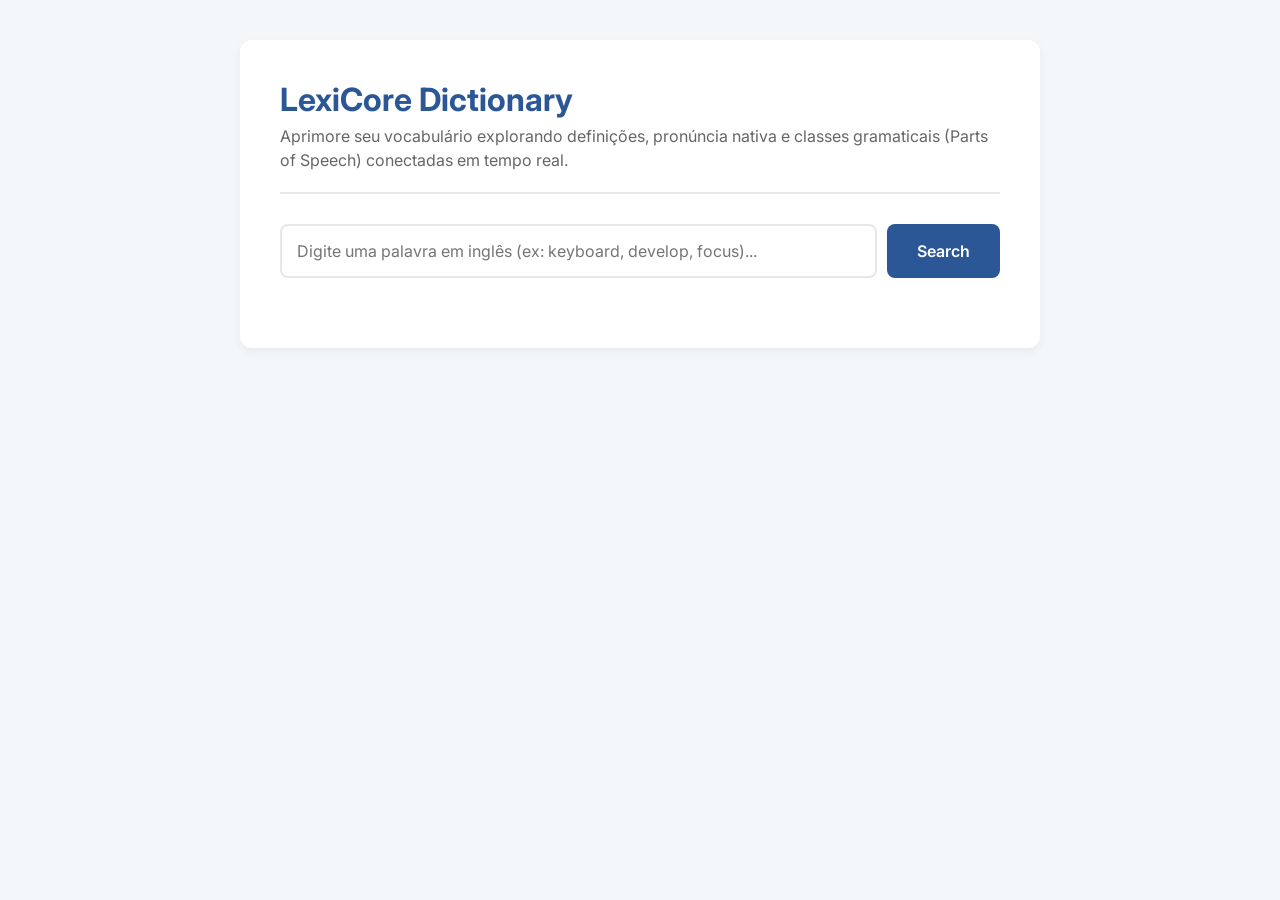
<file: semestre_1/ingles_-equivalente_ao_sia001_ingles_academico-/semana_1/lexicore/index.html>
<!DOCTYPE html>
<html lang="pt-BR">
<head>
    <meta charset="UTF-8">
    <meta name="viewport" content="width=device-width, initial-scale=1.0">
    <title>LexiCore | English Dictionary</title>
    <link href="https://fonts.googleapis.com/css2?family=Inter:wght@400;500;600;700&display=swap" rel="stylesheet">
    <link rel="stylesheet" href="style.css">
</head>
<body>

    <div class="container">
        <header>
            <h1>LexiCore Dictionary</h1>
            <p class="desc">Aprimore seu vocabulário explorando definições, pronúncia nativa e classes gramaticais (Parts of Speech) conectadas em tempo real.</p>
        </header>

        <!-- PAINEL DE BUSCA -->
        <div class="search-panel">
            <input type="text" id="searchInput" placeholder="Digite uma palavra em inglês (ex: keyboard, develop, focus)..." onkeypress="handleEnter(event)">
            <button onclick="searchWord()" id="btnSearch" class="btn-primary">Search</button>
        </div>

        <!-- MENSAGEM DE CARREGAMENTO -->
        <div id="loading" class="hidden">
            <p>Consultando o servidor...</p>
        </div>

        <!-- MENSAGEM DE ERRO -->
        <div id="errorMsg" class="hidden">
            <p>Palavra não encontrada. Verifique a ortografia e tente novamente.</p>
        </div>

        <!-- PAINEL DE RESULTADOS (Invisível até a busca ter sucesso) -->
        <div id="resultPanel" class="result-panel hidden">
            <div class="word-header">
                <div>
                    <h2 id="wordTitle">Word</h2>
                    <span id="wordPhonetic" class="phonetic">/wɜːd/</span>
                </div>
                <!-- Botão que tocará o áudio nativo -->
                <button onclick="playAudio()" id="btnAudio" class="btn-audio hidden" title="Ouvir pronúncia">🔊 Listen</button>
            </div>

            <!-- Container onde o JS vai injetar os significados dinamicamente -->
            <div id="meaningsContainer" class="meanings-container"></div>
        </div>

    </div>

    <script src="app.js"></script>
</body>
</html>
</file>
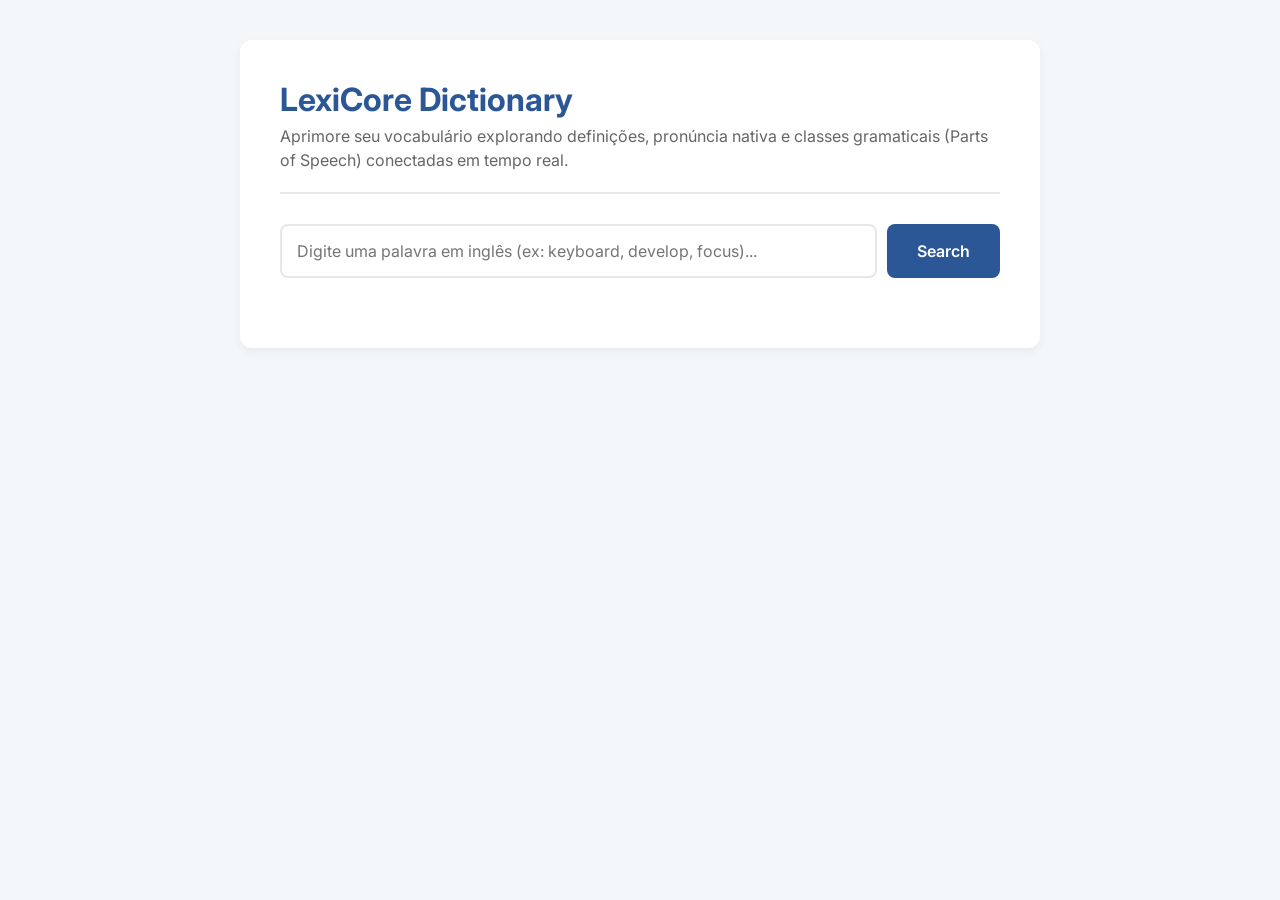
<file: semestre_1/ingles_-equivalente_ao_sia001_ingles_academico-/semana_1/lexicore_dictionary/index.html>
<!DOCTYPE html>
<html lang="pt-BR">
<head>
    <meta charset="UTF-8">
    <meta name="viewport" content="width=device-width, initial-scale=1.0">
    <title>LexiCore | English Dictionary</title>
    <link href="https://fonts.googleapis.com/css2?family=Inter:wght@400;500;600;700&display=swap" rel="stylesheet">
    <link rel="stylesheet" href="style.css">
</head>
<body>

    <div class="container">
        <header>
            <h1>LexiCore Dictionary</h1>
            <p class="desc">Aprimore seu vocabulário explorando definições, pronúncia nativa e classes gramaticais (Parts of Speech) conectadas em tempo real.</p>
        </header>

        <!-- PAINEL DE BUSCA -->
        <div class="search-panel">
            <input type="text" id="searchInput" placeholder="Digite uma palavra em inglês (ex: keyboard, develop, focus)..." onkeypress="handleEnter(event)">
            <button onclick="searchWord()" id="btnSearch" class="btn-primary">Search</button>
        </div>

        <!-- MENSAGEM DE CARREGAMENTO -->
        <div id="loading" class="hidden">
            <p>Consultando o servidor...</p>
        </div>

        <!-- MENSAGEM DE ERRO -->
        <div id="errorMsg" class="hidden">
            <p>Palavra não encontrada. Verifique a ortografia e tente novamente.</p>
        </div>

        <!-- PAINEL DE RESULTADOS (Invisível até a busca ter sucesso) -->
        <div id="resultPanel" class="result-panel hidden">
            <div class="word-header">
                <div>
                    <h2 id="wordTitle">Word</h2>
                    <span id="wordPhonetic" class="phonetic">/wɜːd/</span>
                </div>
                <!-- Botão que tocará o áudio nativo -->
                <button onclick="playAudio()" id="btnAudio" class="btn-audio hidden" title="Ouvir pronúncia">🔊 Listen</button>
            </div>

            <!-- Container onde o JS vai injetar os significados dinamicamente -->
            <div id="meaningsContainer" class="meanings-container"></div>
        </div>

    </div>

    <script src="app.js"></script>
</body>
</html>
</file>
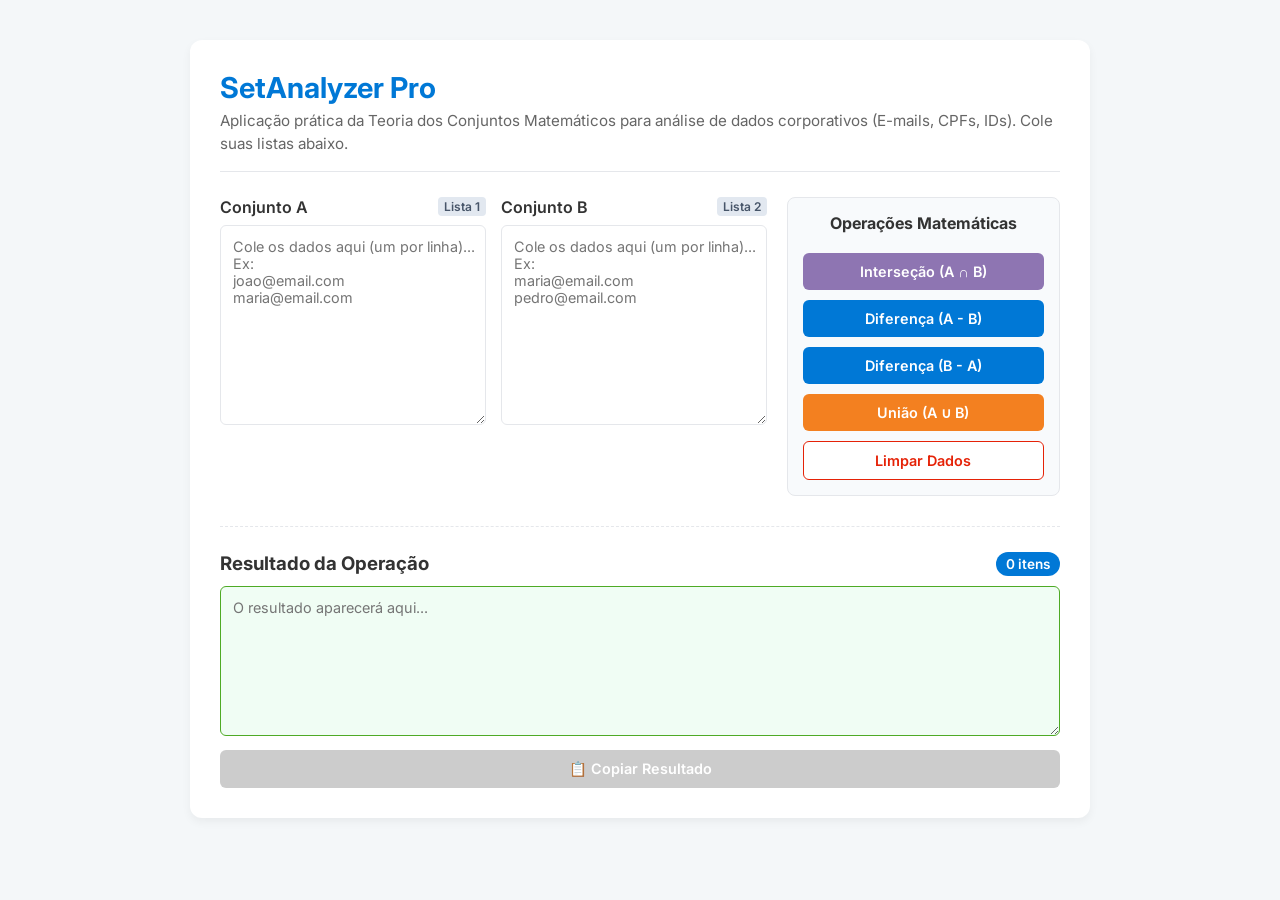
<file: semestre_1/matematica_basica/semana_1/set_analyzer/index.html>
<!DOCTYPE html>
<html lang="pt-BR">
<head>
    <meta charset="UTF-8">
    <meta name="viewport" content="width=device-width, initial-scale=1.0">
    <title>SetAnalyzer Pro | Teoria dos Conjuntos</title>
    <link href="https://fonts.googleapis.com/css2?family=Inter:wght@400;500;600;700&display=swap" rel="stylesheet">
    <link rel="stylesheet" href="style.css">
</head>
<body>

    <div class="container">
        <header>
            <h1>SetAnalyzer Pro</h1>
            <p class="desc">Aplicação prática da Teoria dos Conjuntos Matemáticos para análise de dados corporativos (E-mails, CPFs, IDs). Cole suas listas abaixo.</p>
        </header>

        <div class="main-content">
            <!-- PAINEL DE ENTRADA (Listas) -->
            <div class="input-panel">
                <div class="list-container">
                    <label for="listA">Conjunto A <span class="badge">Lista 1</span></label>
                    <textarea id="listA" placeholder="Cole os dados aqui (um por linha)...&#10;Ex:&#10;joao@email.com&#10;maria@email.com"></textarea>
                </div>
                <div class="list-container">
                    <label for="listB">Conjunto B <span class="badge">Lista 2</span></label>
                    <textarea id="listB" placeholder="Cole os dados aqui (um por linha)...&#10;Ex:&#10;maria@email.com&#10;pedro@email.com"></textarea>
                </div>
            </div>

            <!-- PAINEL DE AÇÕES (Matemática) -->
            <div class="action-panel">
                <h3>Operações Matemáticas</h3>
                <button onclick="calculateIntersection()" class="btn btn-primary" title="Elementos que pertencem a A e a B">
                    Interseção (A ∩ B)
                </button>
                <button onclick="calculateDifferenceA()" class="btn btn-secondary" title="Elementos exclusivos de A">
                    Diferença (A - B)
                </button>
                <button onclick="calculateDifferenceB()" class="btn btn-secondary" title="Elementos exclusivos de B">
                    Diferença (B - A)
                </button>
                <button onclick="calculateUnion()" class="btn btn-tertiary" title="Todos os elementos únicos">
                    União (A ∪ B)
                </button>
                <button onclick="clearData()" class="btn btn-danger">Limpar Dados</button>
            </div>
        </div>

        <!-- PAINEL DE RESULTADO -->
        <div id="resultSection" class="result-section">
            <div class="result-header">
                <h3 id="resultTitle">Resultado da Operação</h3>
                <span id="resultCount" class="count-badge">0 itens</span>
            </div>
            <textarea id="outputResult" readonly placeholder="O resultado aparecerá aqui..."></textarea>
            <button onclick="copyResult()" id="btnCopy" class="btn btn-copy" disabled>📋 Copiar Resultado</button>
        </div>

    </div>

    <script src="app.js"></script>
</body>
</html>
</file>
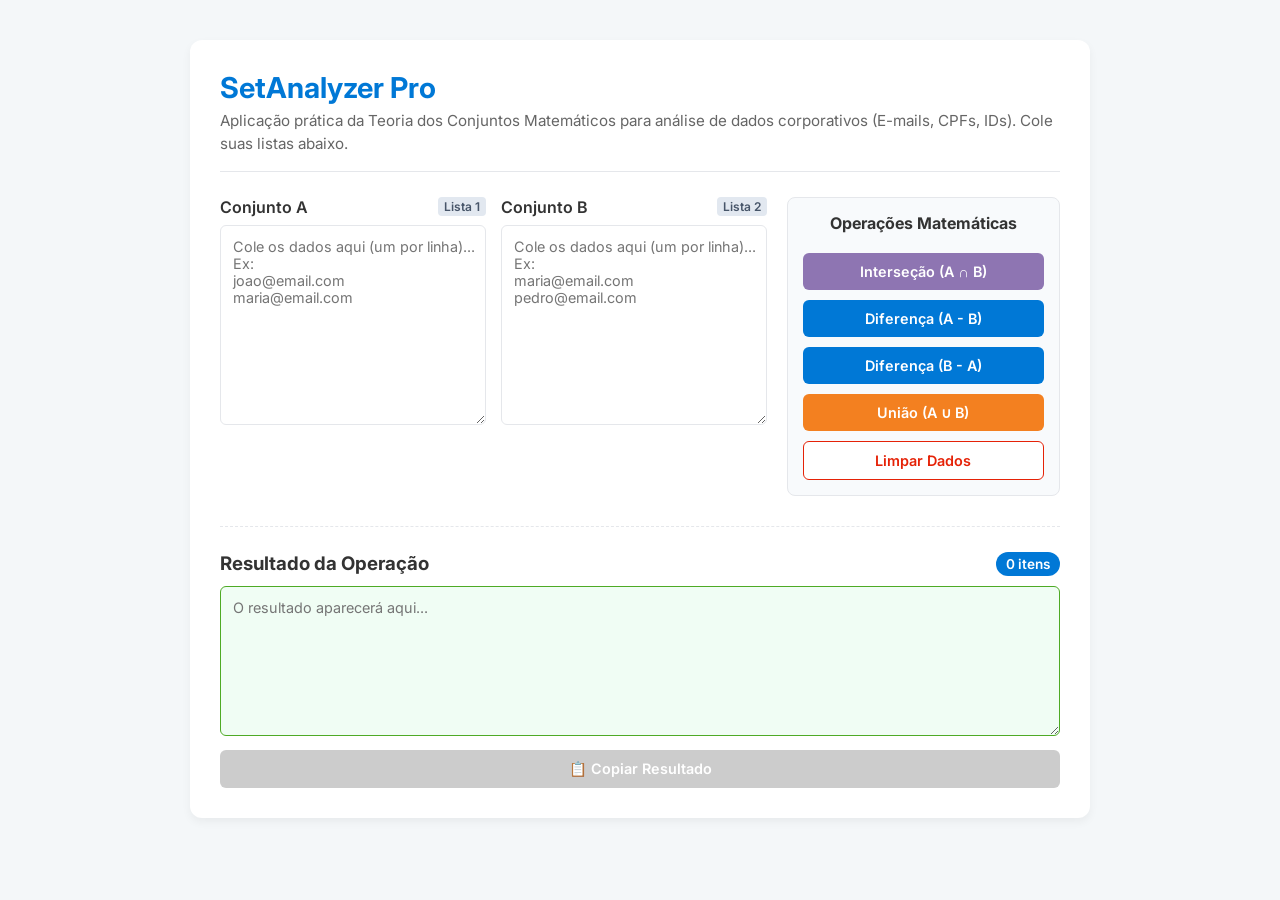
<file: semestre_1/matematica_basica/semana_1/set_analyzer_pro/index.html>
<!DOCTYPE html>
<html lang="pt-BR">
<head>
    <meta charset="UTF-8">
    <meta name="viewport" content="width=device-width, initial-scale=1.0">
    <title>SetAnalyzer Pro | Teoria dos Conjuntos</title>
    <link href="https://fonts.googleapis.com/css2?family=Inter:wght@400;500;600;700&display=swap" rel="stylesheet">
    <link rel="stylesheet" href="style.css">
</head>
<body>

    <div class="container">
        <header>
            <h1>SetAnalyzer Pro</h1>
            <p class="desc">Aplicação prática da Teoria dos Conjuntos Matemáticos para análise de dados corporativos (E-mails, CPFs, IDs). Cole suas listas abaixo.</p>
        </header>

        <div class="main-content">
            <!-- PAINEL DE ENTRADA (Listas) -->
            <div class="input-panel">
                <div class="list-container">
                    <label for="listA">Conjunto A <span class="badge">Lista 1</span></label>
                    <textarea id="listA" placeholder="Cole os dados aqui (um por linha)...&#10;Ex:&#10;joao@email.com&#10;maria@email.com"></textarea>
                </div>
                <div class="list-container">
                    <label for="listB">Conjunto B <span class="badge">Lista 2</span></label>
                    <textarea id="listB" placeholder="Cole os dados aqui (um por linha)...&#10;Ex:&#10;maria@email.com&#10;pedro@email.com"></textarea>
                </div>
            </div>

            <!-- PAINEL DE AÇÕES (Matemática) -->
            <div class="action-panel">
                <h3>Operações Matemáticas</h3>
                <button onclick="calculateIntersection()" class="btn btn-primary" title="Elementos que pertencem a A e a B">
                    Interseção (A ∩ B)
                </button>
                <button onclick="calculateDifferenceA()" class="btn btn-secondary" title="Elementos exclusivos de A">
                    Diferença (A - B)
                </button>
                <button onclick="calculateDifferenceB()" class="btn btn-secondary" title="Elementos exclusivos de B">
                    Diferença (B - A)
                </button>
                <button onclick="calculateUnion()" class="btn btn-tertiary" title="Todos os elementos únicos">
                    União (A ∪ B)
                </button>
                <button onclick="clearData()" class="btn btn-danger">Limpar Dados</button>
            </div>
        </div>

        <!-- PAINEL DE RESULTADO -->
        <div id="resultSection" class="result-section">
            <div class="result-header">
                <h3 id="resultTitle">Resultado da Operação</h3>
                <span id="resultCount" class="count-badge">0 itens</span>
            </div>
            <textarea id="outputResult" readonly placeholder="O resultado aparecerá aqui..."></textarea>
            <button onclick="copyResult()" id="btnCopy" class="btn btn-copy" disabled>📋 Copiar Resultado</button>
        </div>

    </div>

    <script src="app.js"></script>
</body>
</html>
</file>
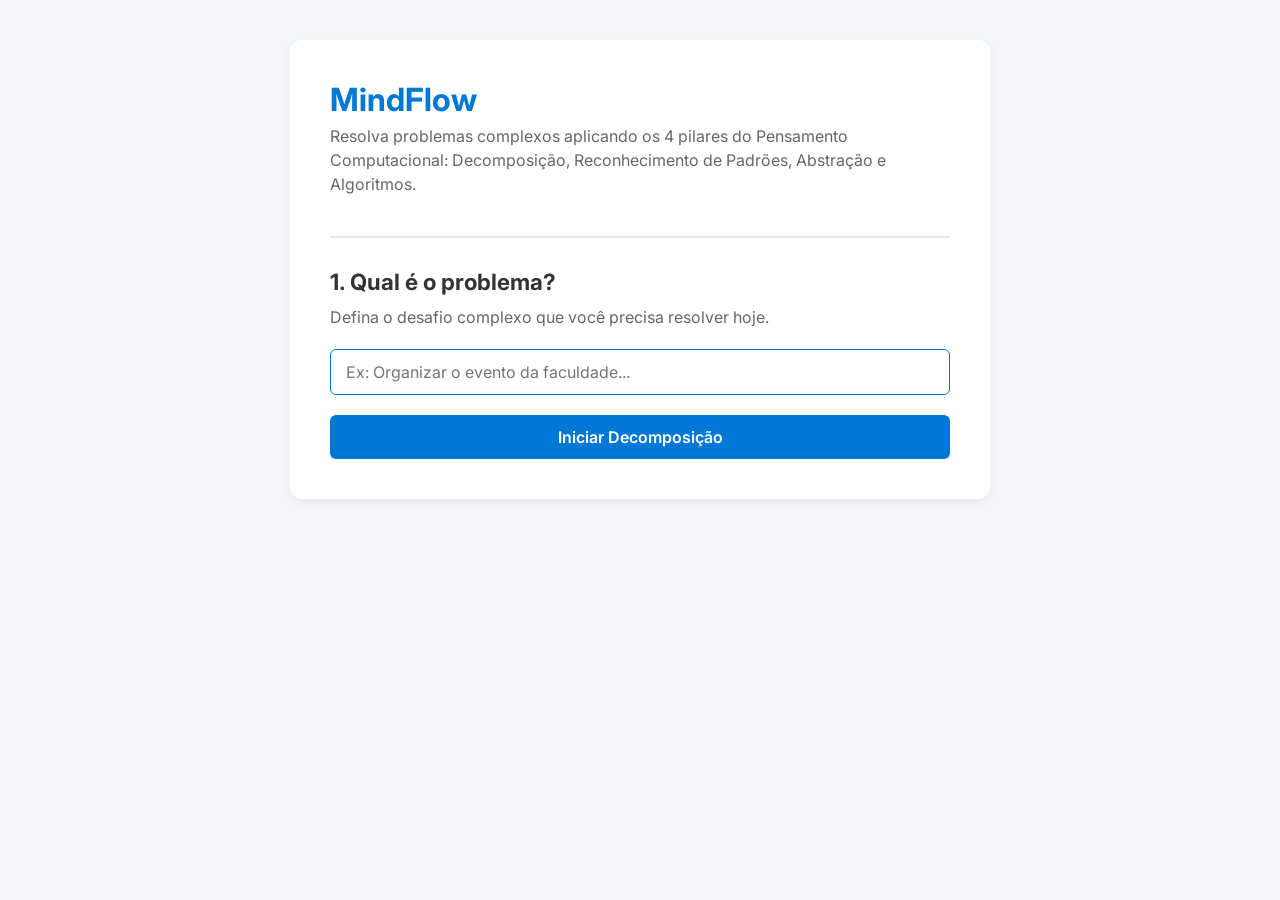
<file: semestre_1/pensamento_computacional/semana_1/mindflow/index.html>
<!DOCTYPE html>
<html lang="pt-BR">
<head>
    <meta charset="UTF-8">
    <meta name="viewport" content="width=device-width, initial-scale=1.0">
    <title>MindFlow | Pensamento Computacional</title>
    <link href="https://fonts.googleapis.com/css2?family=Inter:wght@400;500;600;700&display=swap" rel="stylesheet">
    <link rel="stylesheet" href="style.css">
</head>
<body>

    <div class="container">
        <header>
            <h1>MindFlow</h1>
            <p class="desc">Resolva problemas complexos aplicando os 4 pilares do Pensamento Computacional: Decomposição, Reconhecimento de Padrões, Abstração e Algoritmos.</p>
        </header>

        <!-- PASSO 1: O PROBLEMA MACRO -->
        <section id="step-1" class="step-section active">
            <h2>1. Qual é o problema?</h2>
            <p>Defina o desafio complexo que você precisa resolver hoje.</p>
            <input type="text" id="macroProblem" placeholder="Ex: Organizar o evento da faculdade..." autofocus>
            <button onclick="startDecomposition()" class="btn-primary">Iniciar Decomposição</button>
        </section>

        <!-- PASSO 2: DECOMPOSIÇÃO -->
        <section id="step-2" class="step-section">
            <h2>2. Decomposição</h2>
            <p>Quebre o problema "<span id="displayProblem" class="highlight"></span>" em pequenas tarefas (subproblemas).</p>
            <div class="input-group">
                <input type="text" id="newTaskInput" placeholder="Ex: Alugar o som...">
                <button onclick="addTask()" class="btn-secondary">Adicionar</button>
            </div>
            <ul id="taskList" class="task-list"></ul>
            <button onclick="goToPatterns()" class="btn-primary" id="btnPatterns" disabled>Avançar para Padrões</button>
        </section>

        <!-- PASSO 3: RECONHECIMENTO DE PADRÕES -->
        <section id="step-3" class="step-section">
            <h2>3. Reconhecimento de Padrões</h2>
            <p>Agrupe as tarefas por características semelhantes (Ex: Financeiro, Logística, Contato).</p>
            <div id="patternsContainer" class="patterns-container"></div>
            <button onclick="goToAbstraction()" class="btn-primary">Avançar para Abstração</button>
        </section>

        <!-- PASSO 4: ABSTRAÇÃO -->
        <section id="step-4" class="step-section">
            <h2>4. Abstração</h2>
            <p>Filtre os dados: marque apenas as tarefas que são estritamente essenciais para resolver o problema principal agora. Ignore o resto.</p>
            <div id="abstractionContainer" class="abstraction-container"></div>
            <button onclick="generateAlgorithm()" class="btn-primary">Gerar Algoritmo Final</button>
        </section>

        <!-- PASSO 5: ALGORITMO FINAL -->
        <section id="step-5" class="step-section">
            <h2>5. Algoritmo de Resolução</h2>
            <p>Aqui está a sequência lógica e estruturada para executar a solução do seu problema, livre de ruídos.</p>
            <div id="algorithmOutput" class="algorithm-output"></div>
            <button onclick="resetFlow()" class="btn-secondary">Resolver Novo Problema</button>
        </section>

    </div>

    <script src="app.js"></script>
</body>
</html>
</file>
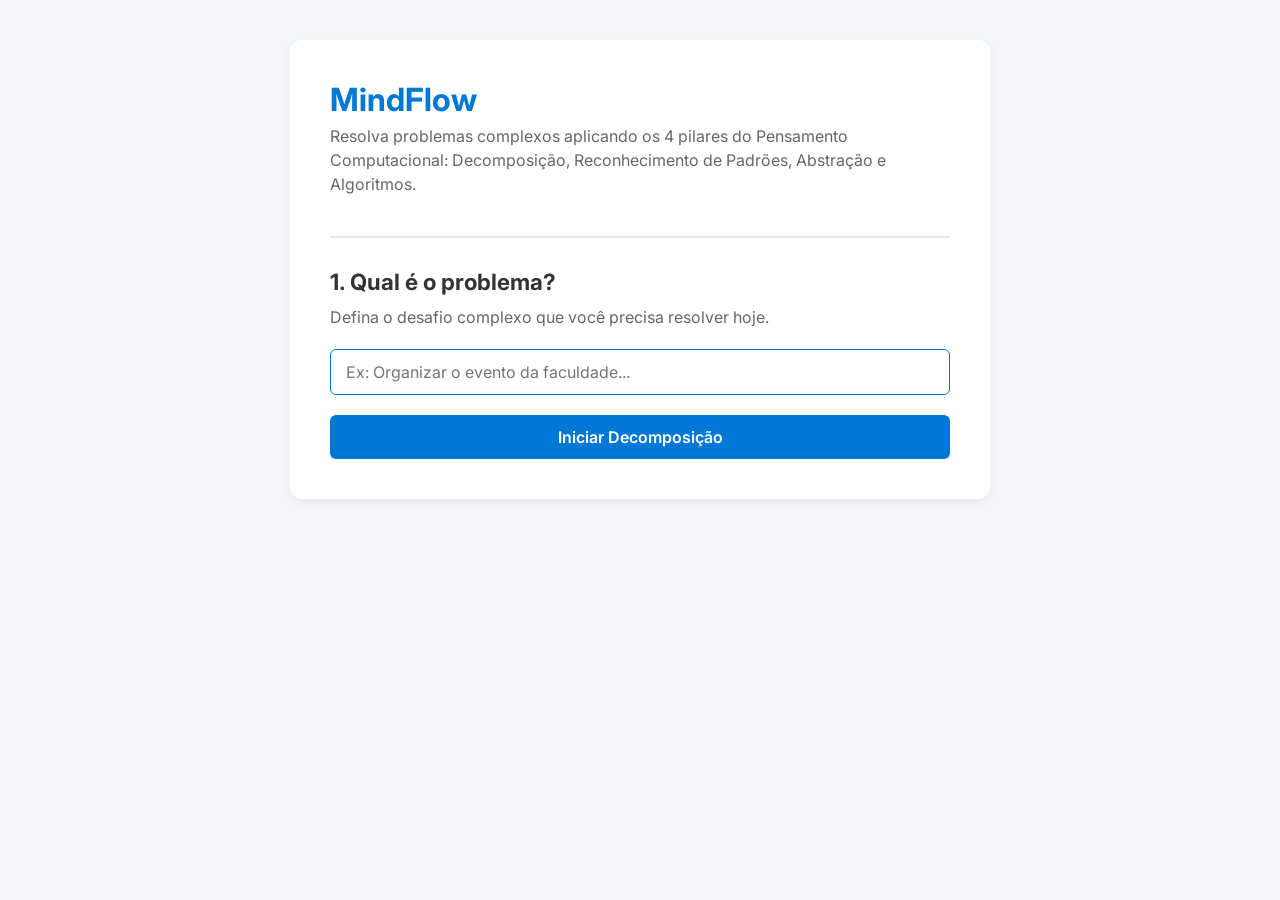
<file: semestre_1/pensamento_computacional/semana_1/mindflow_problem_solver/index.html>
<!DOCTYPE html>
<html lang="pt-BR">
<head>
    <meta charset="UTF-8">
    <meta name="viewport" content="width=device-width, initial-scale=1.0">
    <title>MindFlow | Pensamento Computacional</title>
    <link href="https://fonts.googleapis.com/css2?family=Inter:wght@400;500;600;700&display=swap" rel="stylesheet">
    <link rel="stylesheet" href="style.css">
</head>
<body>

    <div class="container">
        <header>
            <h1>MindFlow</h1>
            <p class="desc">Resolva problemas complexos aplicando os 4 pilares do Pensamento Computacional: Decomposição, Reconhecimento de Padrões, Abstração e Algoritmos.</p>
        </header>

        <!-- PASSO 1: O PROBLEMA MACRO -->
        <section id="step-1" class="step-section active">
            <h2>1. Qual é o problema?</h2>
            <p>Defina o desafio complexo que você precisa resolver hoje.</p>
            <input type="text" id="macroProblem" placeholder="Ex: Organizar o evento da faculdade..." autofocus>
            <button onclick="startDecomposition()" class="btn-primary">Iniciar Decomposição</button>
        </section>

        <!-- PASSO 2: DECOMPOSIÇÃO -->
        <section id="step-2" class="step-section">
            <h2>2. Decomposição</h2>
            <p>Quebre o problema "<span id="displayProblem" class="highlight"></span>" em pequenas tarefas (subproblemas).</p>
            <div class="input-group">
                <input type="text" id="newTaskInput" placeholder="Ex: Alugar o som...">
                <button onclick="addTask()" class="btn-secondary">Adicionar</button>
            </div>
            <ul id="taskList" class="task-list"></ul>
            <button onclick="goToPatterns()" class="btn-primary" id="btnPatterns" disabled>Avançar para Padrões</button>
        </section>

        <!-- PASSO 3: RECONHECIMENTO DE PADRÕES -->
        <section id="step-3" class="step-section">
            <h2>3. Reconhecimento de Padrões</h2>
            <p>Agrupe as tarefas por características semelhantes (Ex: Financeiro, Logística, Contato).</p>
            <div id="patternsContainer" class="patterns-container"></div>
            <button onclick="goToAbstraction()" class="btn-primary">Avançar para Abstração</button>
        </section>

        <!-- PASSO 4: ABSTRAÇÃO -->
        <section id="step-4" class="step-section">
            <h2>4. Abstração</h2>
            <p>Filtre os dados: marque apenas as tarefas que são estritamente essenciais para resolver o problema principal agora. Ignore o resto.</p>
            <div id="abstractionContainer" class="abstraction-container"></div>
            <button onclick="generateAlgorithm()" class="btn-primary">Gerar Algoritmo Final</button>
        </section>

        <!-- PASSO 5: ALGORITMO FINAL -->
        <section id="step-5" class="step-section">
            <h2>5. Algoritmo de Resolução</h2>
            <p>Aqui está a sequência lógica e estruturada para executar a solução do seu problema, livre de ruídos.</p>
            <div id="algorithmOutput" class="algorithm-output"></div>
            <button onclick="resetFlow()" class="btn-secondary">Resolver Novo Problema</button>
        </section>

    </div>

    <script src="app.js"></script>
</body>
</html>
</file>
<file: semestre_1/ingles_-equivalente_ao_sia001_ingles_academico-/semana_1/lexicore/style.css>
/* VARIÁVEIS DO DESIGN SYSTEM */
:root {
    --bg-color: #f4f7f9;
    --card-bg: #ffffff;
    --text-main: #333333;
    --primary-color: #2b5797; /* Azul Escuro Acadêmico */
    --accent-color: #e3a21a; /* Amarelo Mostarda para Destaques */
    --error-color: #E52207;
    --border-color: #e5e7eb;
}

* { margin: 0; padding: 0; box-sizing: border-box; font-family: 'Inter', sans-serif; }

body { background-color: var(--bg-color); color: var(--text-main); display: flex; justify-content: center; padding: 40px 20px; }

.container { max-width: 800px; width: 100%; background: var(--card-bg); padding: 40px; border-radius: 12px; box-shadow: 0 4px 10px rgba(0,0,0,0.05); }

header { border-bottom: 2px solid var(--border-color); padding-bottom: 20px; margin-bottom: 30px; }
h1 { font-size: 2rem; color: var(--primary-color); margin-bottom: 5px; }
p.desc { color: #666; line-height: 1.5; }

/* BARRA DE BUSCA */
.search-panel { display: flex; gap: 10px; margin-bottom: 30px; }
input[type="text"] { flex: 1; padding: 15px; border: 2px solid var(--border-color); border-radius: 8px; font-size: 1rem; outline: none; transition: 0.2s; }
input[type="text"]:focus { border-color: var(--primary-color); }

button { border: none; border-radius: 8px; font-weight: 600; cursor: pointer; transition: 0.2s; font-size: 1rem; }
.btn-primary { background-color: var(--primary-color); color: white; padding: 0 30px; }
.btn-primary:hover { background-color: #1e3f6e; }

/* ESTADOS E OCULTAÇÕES DINÂMICAS */
.hidden { display: none !important; }
#loading p { color: var(--primary-color); font-weight: 600; text-align: center; }
#errorMsg p { color: var(--error-color); font-weight: 600; text-align: center; background: #fee2e2; padding: 15px; border-radius: 8px; }

/* PAINEL DE RESULTADOS */
.result-panel { background: #f8fafc; padding: 25px; border-radius: 8px; border: 1px solid var(--border-color); }
.word-header { display: flex; justify-content: space-between; align-items: center; border-bottom: 1px solid var(--border-color); padding-bottom: 15px; margin-bottom: 20px; }
h2#wordTitle { font-size: 2.5rem; color: var(--text-main); text-transform: capitalize; }
.phonetic { color: #666; font-size: 1.2rem; font-family: monospace; }

.btn-audio { background-color: var(--accent-color); color: white; padding: 10px 20px; display: flex; align-items: center; gap: 8px; }
.btn-audio:hover { background-color: #c78d15; }

/* CLASSES GRAMATICAIS (PARTS OF SPEECH) GERADAS PELO JS */
.meaning-block { margin-bottom: 25px; }
.part-of-speech { display: inline-block; background: var(--primary-color); color: white; padding: 4px 10px; border-radius: 4px; font-size: 0.85rem; text-transform: uppercase; margin-bottom: 10px; }
.definition-item { margin-bottom: 10px; line-height: 1.5; padding-left: 15px; border-left: 3px solid var(--border-color); }
.example-text { color: #666; font-style: italic; display: block; margin-top: 5px; }
</file>
<file: semestre_1/ingles_-equivalente_ao_sia001_ingles_academico-/semana_1/lexicore_dictionary/style.css>
/* VARIÁVEIS DO DESIGN SYSTEM */
:root {
    --bg-color: #f4f7f9;
    --card-bg: #ffffff;
    --text-main: #333333;
    --primary-color: #2b5797; /* Azul Escuro Acadêmico */
    --accent-color: #e3a21a; /* Amarelo Mostarda para Destaques */
    --error-color: #E52207;
    --border-color: #e5e7eb;
}

* { margin: 0; padding: 0; box-sizing: border-box; font-family: 'Inter', sans-serif; }

body { background-color: var(--bg-color); color: var(--text-main); display: flex; justify-content: center; padding: 40px 20px; }

.container { max-width: 800px; width: 100%; background: var(--card-bg); padding: 40px; border-radius: 12px; box-shadow: 0 4px 10px rgba(0,0,0,0.05); }

header { border-bottom: 2px solid var(--border-color); padding-bottom: 20px; margin-bottom: 30px; }
h1 { font-size: 2rem; color: var(--primary-color); margin-bottom: 5px; }
p.desc { color: #666; line-height: 1.5; }

/* BARRA DE BUSCA */
.search-panel { display: flex; gap: 10px; margin-bottom: 30px; }
input[type="text"] { flex: 1; padding: 15px; border: 2px solid var(--border-color); border-radius: 8px; font-size: 1rem; outline: none; transition: 0.2s; }
input[type="text"]:focus { border-color: var(--primary-color); }

button { border: none; border-radius: 8px; font-weight: 600; cursor: pointer; transition: 0.2s; font-size: 1rem; }
.btn-primary { background-color: var(--primary-color); color: white; padding: 0 30px; }
.btn-primary:hover { background-color: #1e3f6e; }

/* ESTADOS E OCULTAÇÕES DINÂMICAS */
.hidden { display: none !important; }
#loading p { color: var(--primary-color); font-weight: 600; text-align: center; }
#errorMsg p { color: var(--error-color); font-weight: 600; text-align: center; background: #fee2e2; padding: 15px; border-radius: 8px; }

/* PAINEL DE RESULTADOS */
.result-panel { background: #f8fafc; padding: 25px; border-radius: 8px; border: 1px solid var(--border-color); }
.word-header { display: flex; justify-content: space-between; align-items: center; border-bottom: 1px solid var(--border-color); padding-bottom: 15px; margin-bottom: 20px; }
h2#wordTitle { font-size: 2.5rem; color: var(--text-main); text-transform: capitalize; }
.phonetic { color: #666; font-size: 1.2rem; font-family: monospace; }

.btn-audio { background-color: var(--accent-color); color: white; padding: 10px 20px; display: flex; align-items: center; gap: 8px; }
.btn-audio:hover { background-color: #c78d15; }

/* CLASSES GRAMATICAIS (PARTS OF SPEECH) GERADAS PELO JS */
.meaning-block { margin-bottom: 25px; }
.part-of-speech { display: inline-block; background: var(--primary-color); color: white; padding: 4px 10px; border-radius: 4px; font-size: 0.85rem; text-transform: uppercase; margin-bottom: 10px; }
.definition-item { margin-bottom: 10px; line-height: 1.5; padding-left: 15px; border-left: 3px solid var(--border-color); }
.example-text { color: #666; font-style: italic; display: block; margin-top: 5px; }
</file>
<file: semestre_1/matematica_basica/semana_1/set_analyzer/style.css>
/* VARIÁVEIS DO DESIGN SYSTEM */
:root {
    --bg-color: #f4f7f9;
    --card-bg: #ffffff;
    --text-main: #333333;
    --primary-color: #0078D6; /* Azul Corporativo */
    --secondary-color: #8E75B2; /* Roxo Interseção */
    --tertiary-color: #F38020; /* Laranja União */
    --success-color: #4EAA25; /* Verde Copiar */
    --danger-color: #E52207; /* Vermelho Limpar */
    --border-color: #e5e7eb;
}

* { margin: 0; padding: 0; box-sizing: border-box; font-family: 'Inter', sans-serif; }

body { 
    background-color: var(--bg-color); 
    color: var(--text-main); 
    display: flex; 
    justify-content: center; 
    padding: 40px 20px;
}

.container { 
    max-width: 900px; 
    width: 100%; 
    background: var(--card-bg); 
    padding: 30px; 
    border-radius: 12px; 
    box-shadow: 0 4px 10px rgba(0,0,0,0.05); 
}

header { border-bottom: 1px solid var(--border-color); padding-bottom: 15px; margin-bottom: 25px; }
h1 { font-size: 1.8rem; color: var(--primary-color); margin-bottom: 5px; }
p.desc { color: #666; font-size: 0.95rem; line-height: 1.5; }

/* LAYOUT PRINCIPAL (Inputs lado a lado com os botões) */
.main-content { display: grid; grid-template-columns: 2fr 1fr; gap: 20px; margin-bottom: 30px; }
@media(max-width: 768px) { .main-content { grid-template-columns: 1fr; } }

.input-panel { display: flex; gap: 15px; }
.list-container { flex: 1; display: flex; flex-direction: column; }
.list-container label { font-weight: 600; margin-bottom: 8px; display: flex; justify-content: space-between; align-items: center;}
.badge { background: #e2e8f0; font-size: 0.75rem; padding: 2px 6px; border-radius: 4px; color: #475569; }

textarea {
    width: 100%; height: 200px; padding: 12px; border: 1px solid var(--border-color); 
    border-radius: 6px; font-size: 0.9rem; resize: vertical; outline: none; transition: border 0.2s;
    white-space: pre; overflow-wrap: normal; overflow-x: auto;
}
textarea:focus { border-color: var(--primary-color); box-shadow: 0 0 0 3px rgba(0, 120, 214, 0.1); }

/* PAINEL DE AÇÕES */
.action-panel { display: flex; flex-direction: column; gap: 10px; background: #f8fafc; padding: 15px; border-radius: 8px; border: 1px solid var(--border-color); }
.action-panel h3 { font-size: 1rem; margin-bottom: 10px; text-align: center; }

.btn { border: none; padding: 10px 15px; border-radius: 6px; font-weight: 600; cursor: pointer; transition: 0.2s; color: white; font-size: 0.9rem; }
.btn-primary { background-color: var(--secondary-color); }
.btn-primary:hover { background-color: #725d8f; }
.btn-secondary { background-color: var(--primary-color); }
.btn-secondary:hover { background-color: #005bb5; }
.btn-tertiary { background-color: var(--tertiary-color); }
.btn-tertiary:hover { background-color: #d16b17; }
.btn-danger { background-color: white; color: var(--danger-color); border: 1px solid var(--danger-color); margin-top: auto; }
.btn-danger:hover { background-color: #fef2f2; }
.btn-copy { background-color: var(--success-color); margin-top: 10px; width: 100%; }
.btn-copy:hover { background-color: #3b82f6; }
.btn-copy:disabled { background-color: #ccc; cursor: not-allowed; }

/* PAINEL DE RESULTADO */
.result-section { border-top: 1px dashed var(--border-color); padding-top: 25px; }
.result-header { display: flex; justify-content: space-between; align-items: center; margin-bottom: 10px; }
.count-badge { background: var(--primary-color); color: white; padding: 4px 10px; border-radius: 20px; font-size: 0.85rem; font-weight: 600; }
#outputResult { height: 150px; background-color: #f0fdf4; border-color: var(--success-color); }
</file>
<file: semestre_1/matematica_basica/semana_1/set_analyzer_pro/style.css>
/* VARIÁVEIS DO DESIGN SYSTEM */
:root {
    --bg-color: #f4f7f9;
    --card-bg: #ffffff;
    --text-main: #333333;
    --primary-color: #0078D6; /* Azul Corporativo */
    --secondary-color: #8E75B2; /* Roxo Interseção */
    --tertiary-color: #F38020; /* Laranja União */
    --success-color: #4EAA25; /* Verde Copiar */
    --danger-color: #E52207; /* Vermelho Limpar */
    --border-color: #e5e7eb;
}

* { margin: 0; padding: 0; box-sizing: border-box; font-family: 'Inter', sans-serif; }

body { 
    background-color: var(--bg-color); 
    color: var(--text-main); 
    display: flex; 
    justify-content: center; 
    padding: 40px 20px;
}

.container { 
    max-width: 900px; 
    width: 100%; 
    background: var(--card-bg); 
    padding: 30px; 
    border-radius: 12px; 
    box-shadow: 0 4px 10px rgba(0,0,0,0.05); 
}

header { border-bottom: 1px solid var(--border-color); padding-bottom: 15px; margin-bottom: 25px; }
h1 { font-size: 1.8rem; color: var(--primary-color); margin-bottom: 5px; }
p.desc { color: #666; font-size: 0.95rem; line-height: 1.5; }

/* LAYOUT PRINCIPAL (Inputs lado a lado com os botões) */
.main-content { display: grid; grid-template-columns: 2fr 1fr; gap: 20px; margin-bottom: 30px; }
@media(max-width: 768px) { .main-content { grid-template-columns: 1fr; } }

.input-panel { display: flex; gap: 15px; }
.list-container { flex: 1; display: flex; flex-direction: column; }
.list-container label { font-weight: 600; margin-bottom: 8px; display: flex; justify-content: space-between; align-items: center;}
.badge { background: #e2e8f0; font-size: 0.75rem; padding: 2px 6px; border-radius: 4px; color: #475569; }

textarea {
    width: 100%; height: 200px; padding: 12px; border: 1px solid var(--border-color); 
    border-radius: 6px; font-size: 0.9rem; resize: vertical; outline: none; transition: border 0.2s;
    white-space: pre; overflow-wrap: normal; overflow-x: auto;
}
textarea:focus { border-color: var(--primary-color); box-shadow: 0 0 0 3px rgba(0, 120, 214, 0.1); }

/* PAINEL DE AÇÕES */
.action-panel { display: flex; flex-direction: column; gap: 10px; background: #f8fafc; padding: 15px; border-radius: 8px; border: 1px solid var(--border-color); }
.action-panel h3 { font-size: 1rem; margin-bottom: 10px; text-align: center; }

.btn { border: none; padding: 10px 15px; border-radius: 6px; font-weight: 600; cursor: pointer; transition: 0.2s; color: white; font-size: 0.9rem; }
.btn-primary { background-color: var(--secondary-color); }
.btn-primary:hover { background-color: #725d8f; }
.btn-secondary { background-color: var(--primary-color); }
.btn-secondary:hover { background-color: #005bb5; }
.btn-tertiary { background-color: var(--tertiary-color); }
.btn-tertiary:hover { background-color: #d16b17; }
.btn-danger { background-color: white; color: var(--danger-color); border: 1px solid var(--danger-color); margin-top: auto; }
.btn-danger:hover { background-color: #fef2f2; }
.btn-copy { background-color: var(--success-color); margin-top: 10px; width: 100%; }
.btn-copy:hover { background-color: #3b82f6; }
.btn-copy:disabled { background-color: #ccc; cursor: not-allowed; }

/* PAINEL DE RESULTADO */
.result-section { border-top: 1px dashed var(--border-color); padding-top: 25px; }
.result-header { display: flex; justify-content: space-between; align-items: center; margin-bottom: 10px; }
.count-badge { background: var(--primary-color); color: white; padding: 4px 10px; border-radius: 20px; font-size: 0.85rem; font-weight: 600; }
#outputResult { height: 150px; background-color: #f0fdf4; border-color: var(--success-color); }
</file>
<file: semestre_1/pensamento_computacional/semana_1/mindflow/style.css>
/* VARIÁVEIS DO DESIGN SYSTEM */
:root {
    --bg-color: #f4f7f9;
    --card-bg: #ffffff;
    --text-main: #333333;
    --primary-color: #0078D6; /* Azul Profissional */
    --secondary-color: #E52207; /* Vermelho UNIVESP para destaques */
    --success-color: #4EAA25;
    --border-color: #e5e7eb;
}

* { margin: 0; padding: 0; box-sizing: border-box; font-family: 'Inter', sans-serif; }

body { 
    background-color: var(--bg-color); 
    color: var(--text-main); 
    display: flex; 
    justify-content: center; 
    padding: 40px 20px;
}

.container { 
    max-width: 700px; 
    width: 100%; 
    background: var(--card-bg); 
    padding: 40px; 
    border-radius: 12px; 
    box-shadow: 0 4px 10px rgba(0,0,0,0.05); 
}

header { border-bottom: 2px solid var(--border-color); padding-bottom: 20px; margin-bottom: 30px; }
h1 { font-size: 2rem; color: var(--primary-color); margin-bottom: 5px; }
h2 { font-size: 1.4rem; margin-bottom: 10px; color: var(--text-main); }
p { color: #666; margin-bottom: 20px; line-height: 1.5; }
.highlight { font-weight: bold; color: var(--primary-color); }

/* CONTROLE DAS TELAS DO WIZARD */
.step-section { display: none; animation: fadeIn 0.4s ease; }
.step-section.active { display: block; }

@keyframes fadeIn {
    from { opacity: 0; transform: translateY(10px); }
    to { opacity: 1; transform: translateY(0); }
}

/* INPUTS E BOTÕES */
input[type="text"] {
    width: 100%; padding: 12px 15px; border: 1px solid var(--border-color); 
    border-radius: 6px; font-size: 1rem; margin-bottom: 20px; outline: none;
    transition: border 0.2s;
}
input[type="text"]:focus { border-color: var(--primary-color); }

.input-group { display: flex; gap: 10px; margin-bottom: 20px; }
.input-group input { margin-bottom: 0; }

button {
    border: none; padding: 12px 24px; border-radius: 6px; font-weight: 600; 
    cursor: pointer; transition: background 0.2s; font-size: 1rem;
}
.btn-primary { background-color: var(--primary-color); color: white; width: 100%; }
.btn-primary:hover { background-color: #005bb5; }
.btn-primary:disabled { background-color: #ccc; cursor: not-allowed; }

.btn-secondary { background-color: #e2e8f0; color: var(--text-main); }
.btn-secondary:hover { background-color: #cbd5e1; }

/* LISTAS E CONTAINERS DINÂMICOS */
.task-list { list-style: none; margin-bottom: 20px; }
.task-item { 
    background: #f8fafc; padding: 12px; border: 1px solid var(--border-color); 
    border-radius: 6px; margin-bottom: 8px; display: flex; justify-content: space-between;
}

.pattern-row, .abstract-row {
    background: #f8fafc; padding: 15px; border-left: 4px solid var(--primary-color);
    margin-bottom: 10px; border-radius: 4px; display: flex; flex-direction: column; gap: 10px;
}

/* OUTPUT DO ALGORITMO */
.algorithm-output {
    background: #f0fdf4; border: 1px solid var(--success-color); padding: 20px;
    border-radius: 8px; margin-bottom: 20px;
}
.algorithm-step { margin-bottom: 10px; font-size: 1.1rem; font-weight: 500; }
.algo-category { font-size: 0.85rem; color: white; background: var(--success-color); padding: 2px 6px; border-radius: 4px; margin-left: 10px; }
</file>
<file: semestre_1/pensamento_computacional/semana_1/mindflow_problem_solver/style.css>
/* VARIÁVEIS DO DESIGN SYSTEM */
:root {
    --bg-color: #f4f7f9;
    --card-bg: #ffffff;
    --text-main: #333333;
    --primary-color: #0078D6; /* Azul Profissional */
    --secondary-color: #E52207; /* Vermelho UNIVESP para destaques */
    --success-color: #4EAA25;
    --border-color: #e5e7eb;
}

* { margin: 0; padding: 0; box-sizing: border-box; font-family: 'Inter', sans-serif; }

body { 
    background-color: var(--bg-color); 
    color: var(--text-main); 
    display: flex; 
    justify-content: center; 
    padding: 40px 20px;
}

.container { 
    max-width: 700px; 
    width: 100%; 
    background: var(--card-bg); 
    padding: 40px; 
    border-radius: 12px; 
    box-shadow: 0 4px 10px rgba(0,0,0,0.05); 
}

header { border-bottom: 2px solid var(--border-color); padding-bottom: 20px; margin-bottom: 30px; }
h1 { font-size: 2rem; color: var(--primary-color); margin-bottom: 5px; }
h2 { font-size: 1.4rem; margin-bottom: 10px; color: var(--text-main); }
p { color: #666; margin-bottom: 20px; line-height: 1.5; }
.highlight { font-weight: bold; color: var(--primary-color); }

/* CONTROLE DAS TELAS DO WIZARD */
.step-section { display: none; animation: fadeIn 0.4s ease; }
.step-section.active { display: block; }

@keyframes fadeIn {
    from { opacity: 0; transform: translateY(10px); }
    to { opacity: 1; transform: translateY(0); }
}

/* INPUTS E BOTÕES */
input[type="text"] {
    width: 100%; padding: 12px 15px; border: 1px solid var(--border-color); 
    border-radius: 6px; font-size: 1rem; margin-bottom: 20px; outline: none;
    transition: border 0.2s;
}
input[type="text"]:focus { border-color: var(--primary-color); }

.input-group { display: flex; gap: 10px; margin-bottom: 20px; }
.input-group input { margin-bottom: 0; }

button {
    border: none; padding: 12px 24px; border-radius: 6px; font-weight: 600; 
    cursor: pointer; transition: background 0.2s; font-size: 1rem;
}
.btn-primary { background-color: var(--primary-color); color: white; width: 100%; }
.btn-primary:hover { background-color: #005bb5; }
.btn-primary:disabled { background-color: #ccc; cursor: not-allowed; }

.btn-secondary { background-color: #e2e8f0; color: var(--text-main); }
.btn-secondary:hover { background-color: #cbd5e1; }

/* LISTAS E CONTAINERS DINÂMICOS */
.task-list { list-style: none; margin-bottom: 20px; }
.task-item { 
    background: #f8fafc; padding: 12px; border: 1px solid var(--border-color); 
    border-radius: 6px; margin-bottom: 8px; display: flex; justify-content: space-between;
}

.pattern-row, .abstract-row {
    background: #f8fafc; padding: 15px; border-left: 4px solid var(--primary-color);
    margin-bottom: 10px; border-radius: 4px; display: flex; flex-direction: column; gap: 10px;
}

/* OUTPUT DO ALGORITMO */
.algorithm-output {
    background: #f0fdf4; border: 1px solid var(--success-color); padding: 20px;
    border-radius: 8px; margin-bottom: 20px;
}
.algorithm-step { margin-bottom: 10px; font-size: 1.1rem; font-weight: 500; }
.algo-category { font-size: 0.85rem; color: white; background: var(--success-color); padding: 2px 6px; border-radius: 4px; margin-left: 10px; }
</file>
